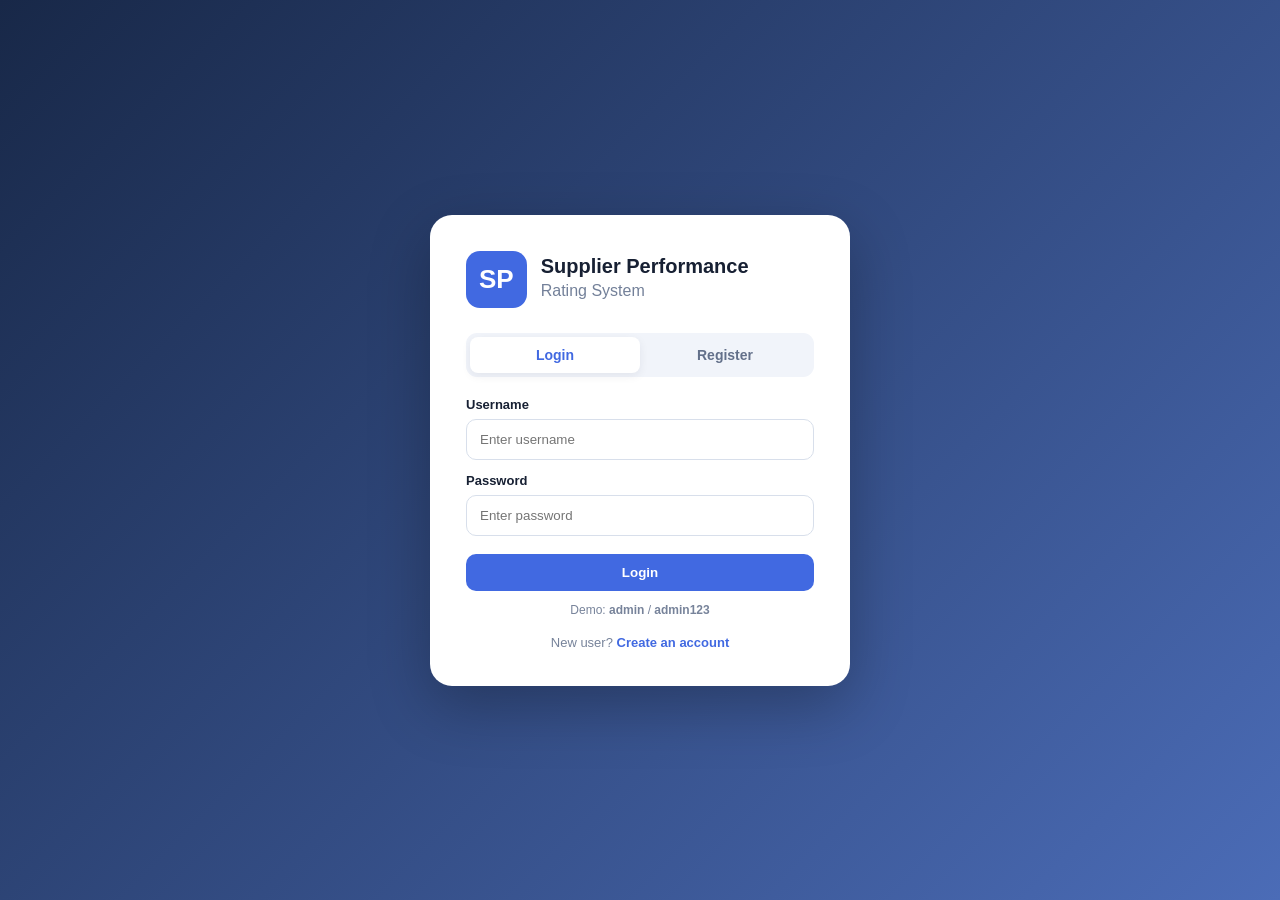
<file: spm/backend/src/main/resources/static/index.html>
<!DOCTYPE html>
<html lang="en">
<head>
<meta charset="UTF-8"><meta name="viewport" content="width=device-width,initial-scale=1.0">
<title>SPRS - Login</title><link rel="stylesheet" href="style.css">
</head>
<body class="login-page">
<div class="login-card">
  <div class="brand"><span>SP</span><div><h1>Supplier Performance</h1><p>Rating System</p></div></div>
  <div class="auth-tabs">
    <a class="auth-tab active" href="index.html">Login</a>
    <a class="auth-tab" href="register.html">Register</a>
  </div>
  <form id="loginForm">
    <label for="username">Username</label>
    <input id="username" required autocomplete="username" placeholder="Enter username">
    <label for="password">Password</label>
    <input id="password" type="password" required autocomplete="current-password" placeholder="Enter password">
    <button class="btn primary" type="submit">Login</button>
  </form>
  <p class="demo">Demo: <b>admin</b> / <b>admin123</b></p>
  <p class="auth-switch">New user? <a href="register.html">Create an account</a></p>
</div>
<script src="script.js"></script>
</body></html>
</file>
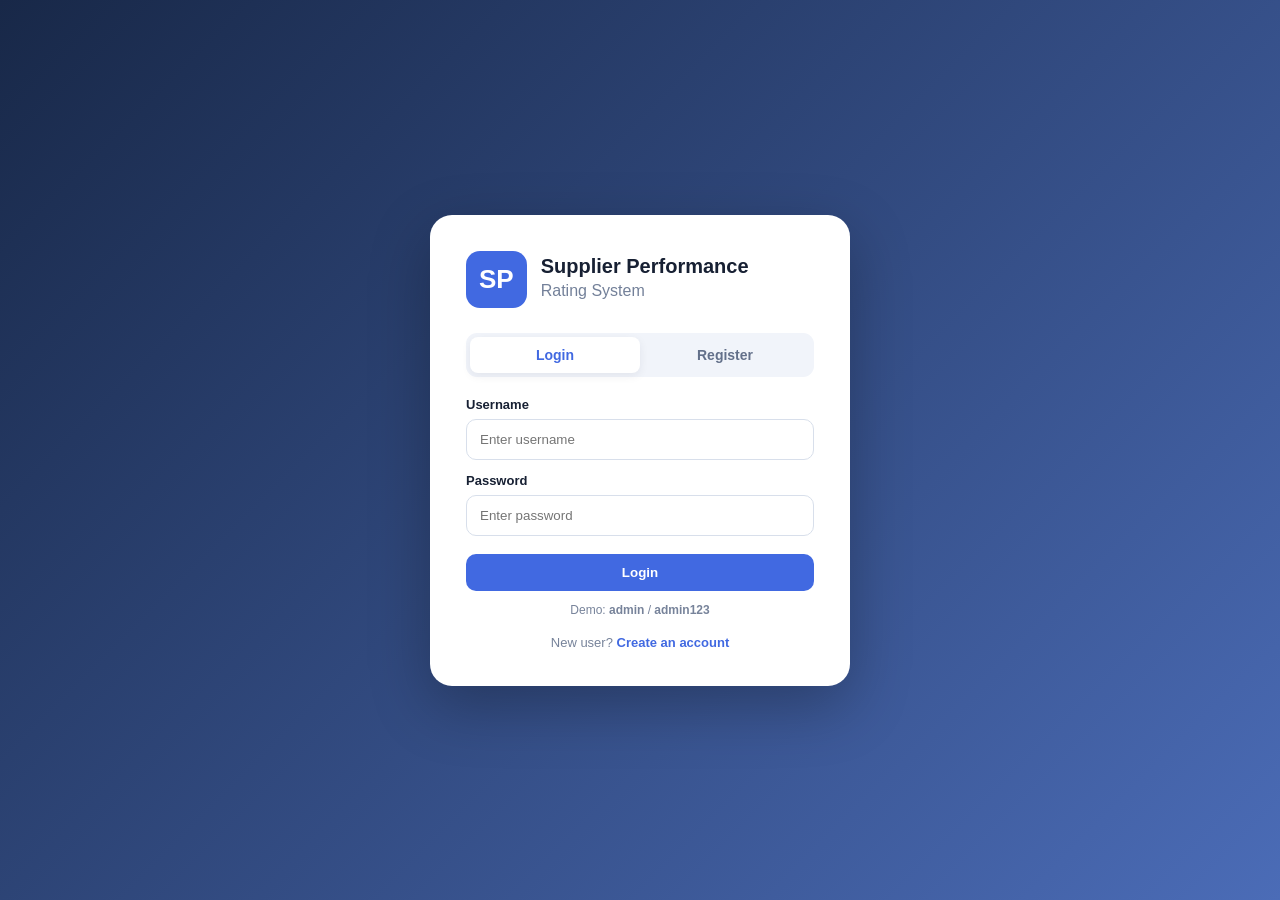
<file: spm/backend/src/main/resources/static/dashboard.html>
<!DOCTYPE html>
<html lang="en"><head><meta charset="UTF-8"><meta name="viewport" content="width=device-width,initial-scale=1">
<title>SPRS - Dashboard</title><link rel="stylesheet" href="style.css"></head>
<body>
<div class="app"><aside class="sidebar"><div class="side-brand">SPRS</div>
<nav><a class="active" href="dashboard.html">📊 Dashboard</a><a href="suppliers.html">🏢 Suppliers</a><a href="evaluation.html">⭐ Evaluation</a><a href="reports.html">📈 Reports</a></nav>
<button class="logout" onclick="logout()">↪ Logout</button></aside>
<main class="main"><header><div><h2>Dashboard</h2><p>Supplier performance overview</p></div><div class="user">Admin</div></header>
<section class="cards">
<div class="stat"><span>Total Suppliers</span><strong id="totalSuppliers">0</strong></div>
<div class="stat"><span>Active Suppliers</span><strong id="activeSuppliers">0</strong></div>
<div class="stat"><span>Average Score</span><strong id="avgScore">0%</strong></div>
<div class="stat"><span>Top Supplier</span><strong id="topSupplier">-</strong></div>
</section>
<section class="panel"><h3>Recent Evaluations</h3><table><thead><tr><th>Supplier</th><th>Quality</th><th>Delivery</th><th>Overall</th><th>Grade</th></tr></thead><tbody id="recentEvaluations"></tbody></table></section>
</main></div><script src="script.js"></script></body></html>
</file>
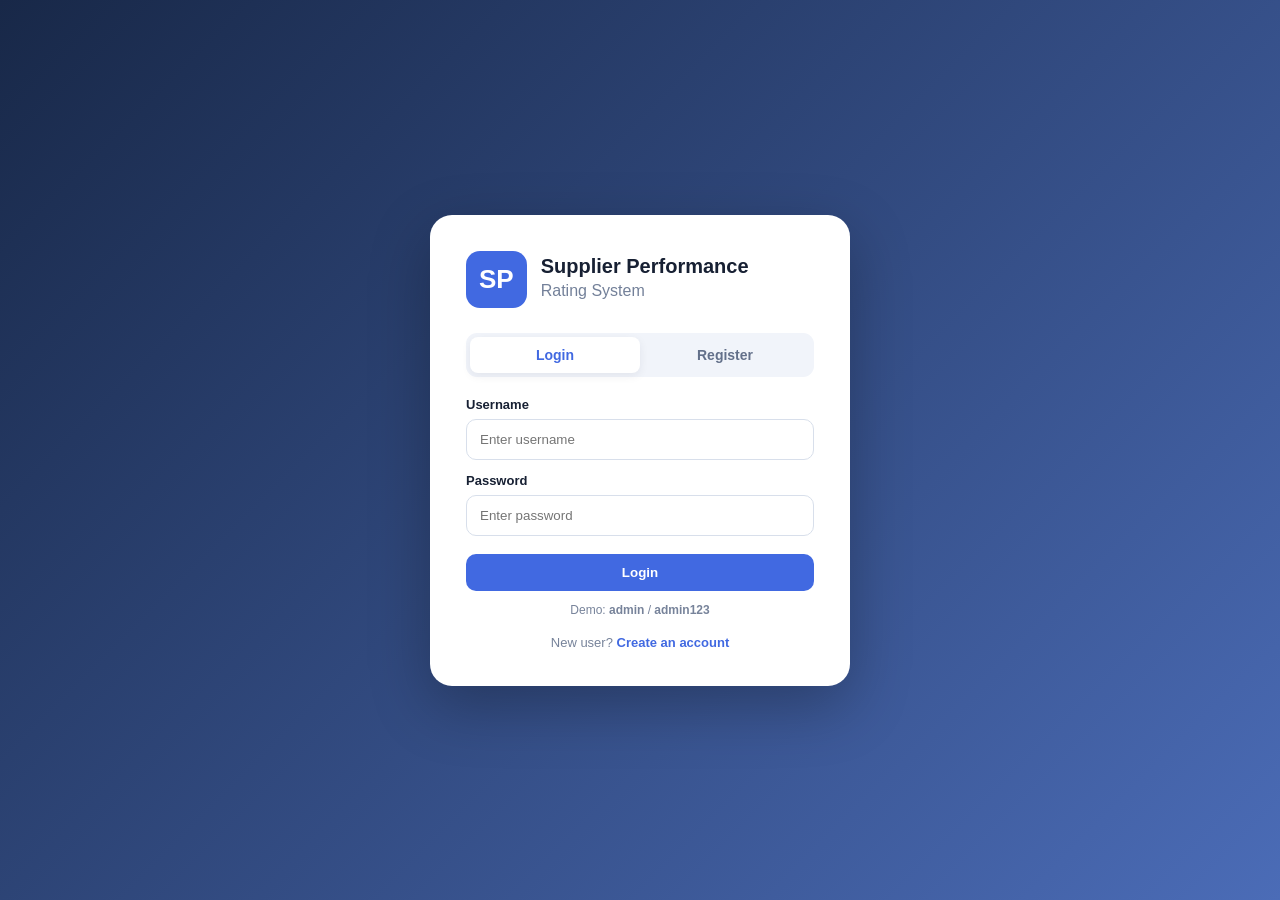
<file: spm/backend/src/main/resources/static/evaluation.html>
<!DOCTYPE html>
<html lang="en"><head><meta charset="UTF-8"><meta name="viewport" content="width=device-width,initial-scale=1"><title>SPRS - Evaluation</title><link rel="stylesheet" href="style.css"></head>
<body><div class="app"><aside class="sidebar"><div class="side-brand">SPRS</div><nav><a href="dashboard.html">📊 Dashboard</a><a href="suppliers.html">🏢 Suppliers</a><a class="active" href="evaluation.html">⭐ Evaluation</a><a href="reports.html">📈 Reports</a></nav><button class="logout" onclick="logout()">↪ Logout</button></aside>
<main class="main"><header><div><h2>Supplier Evaluation</h2><p>Rate supplier performance</p></div></header>
<section class="panel form-panel"><form id="evaluationForm"><label>Supplier</label><select id="evalSupplier" required></select>
<div class="rating-grid"><div><label>Quality (25%)</label><input id="quality" type="number" min="0" max="100" value="80"></div><div><label>Delivery (25%)</label><input id="delivery" type="number" min="0" max="100" value="80"></div><div><label>Cost (20%)</label><input id="cost" type="number" min="0" max="100" value="80"></div><div><label>Service (15%)</label><input id="service" type="number" min="0" max="100" value="80"></div><div><label>Compliance (15%)</label><input id="compliance" type="number" min="0" max="100" value="80"></div></div>
<div class="score-preview">Overall Score: <strong id="scorePreview">80%</strong> <span id="gradePreview">Good</span></div>
<button class="btn primary">Submit Evaluation</button></form></section></main></div><script src="script.js"></script></body></html>
</file>
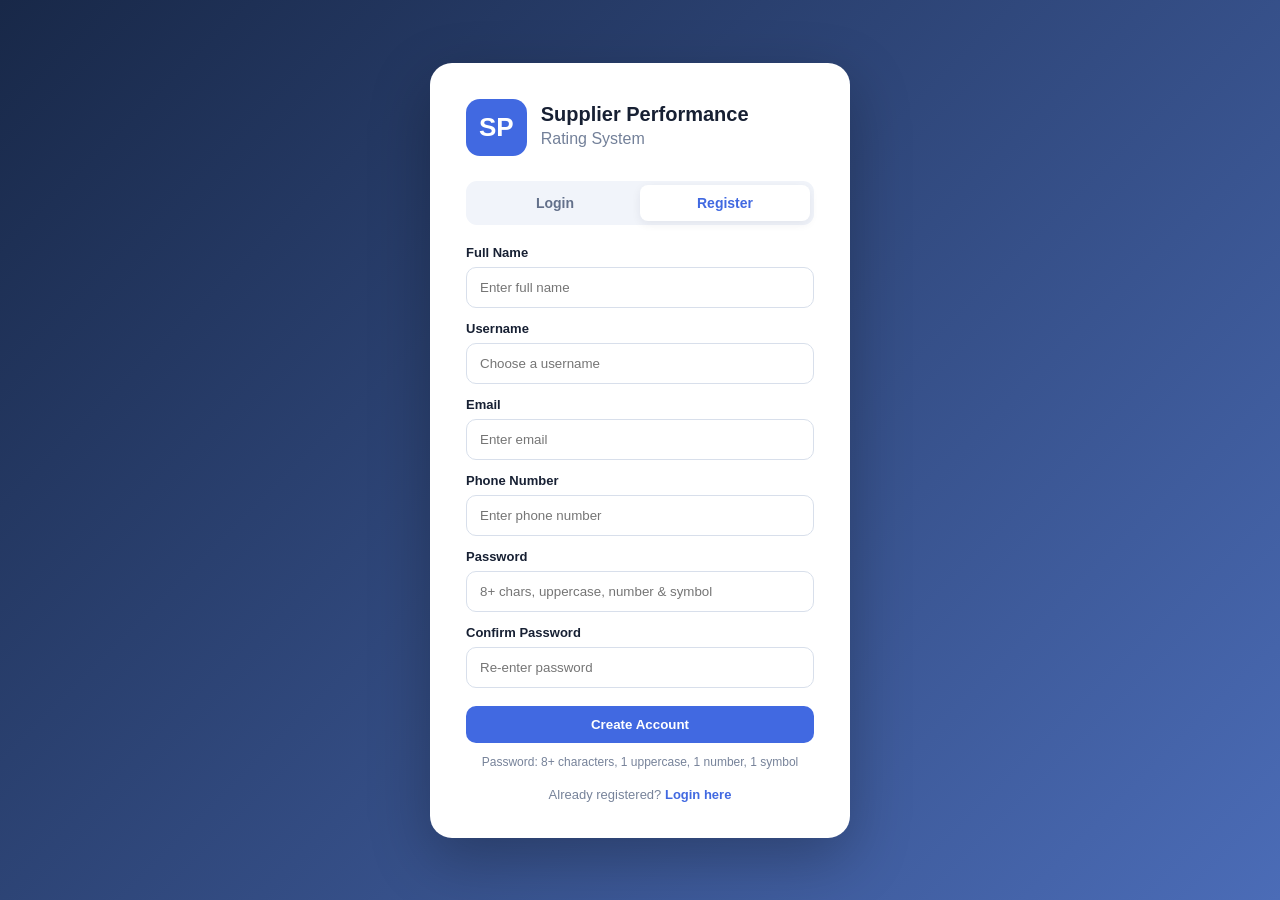
<file: spm/backend/src/main/resources/static/register.html>
<!DOCTYPE html>
<html lang="en">
<head>
<meta charset="UTF-8"><meta name="viewport" content="width=device-width,initial-scale=1.0">
<title>SPRS - Register</title><link rel="stylesheet" href="style.css">
</head>
<body class="login-page">
<div class="login-card">
  <div class="brand"><span>SP</span><div><h1>Supplier Performance</h1><p>Rating System</p></div></div>
  <div class="auth-tabs">
    <a class="auth-tab" href="index.html">Login</a>
    <a class="auth-tab active" href="register.html">Register</a>
  </div>
  <form id="registerForm">
    <label for="regName">Full Name</label>
    <input id="regName" required autocomplete="name" placeholder="Enter full name">

    <label for="regUsername">Username</label>
    <input id="regUsername" required minlength="3" autocomplete="username" placeholder="Choose a username">

    <label for="regEmail">Email</label>
    <input id="regEmail" type="email" required autocomplete="email" placeholder="Enter email">

    <label for="regPhone">Phone Number</label>
    <input id="regPhone" type="tel" required pattern="[0-9+() -]{7,20}" autocomplete="tel" placeholder="Enter phone number">

    <label for="regPassword">Password</label>
    <input id="regPassword" type="password" required minlength="6" autocomplete="new-password" placeholder="8+ chars, uppercase, number & symbol">

    <label for="regConfirmPassword">Confirm Password</label>
    <input id="regConfirmPassword" type="password" required minlength="6" autocomplete="new-password" placeholder="Re-enter password">

    <button class="btn primary" type="submit">Create Account</button>
  </form>
  <p class="demo">Password: 8+ characters, 1 uppercase, 1 number, 1 symbol</p>
  <p class="auth-switch">Already registered? <a href="index.html">Login here</a></p>
</div>
<script src="script.js"></script>
</body></html>
</file>
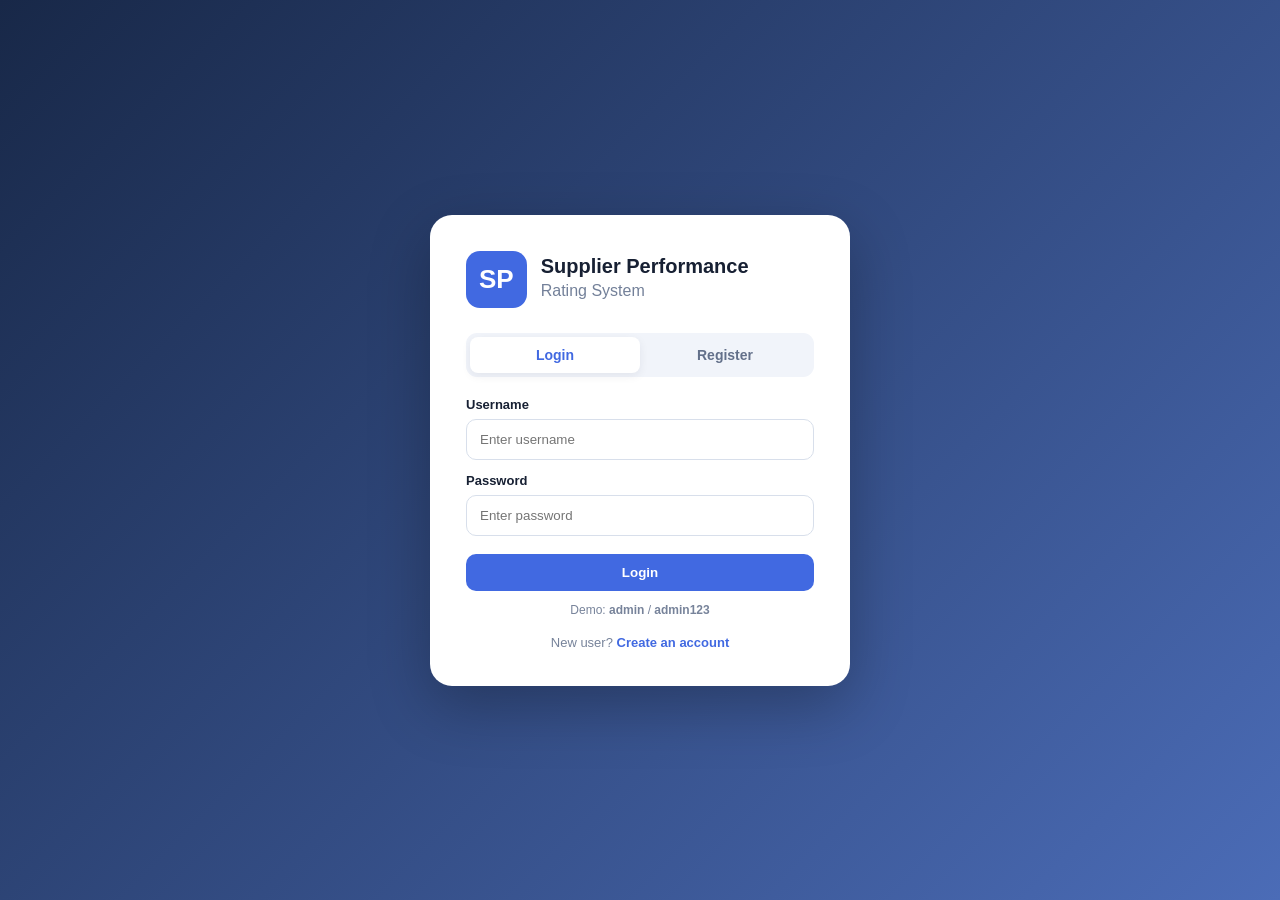
<file: spm/backend/src/main/resources/static/reports.html>
<!DOCTYPE html>
<html lang="en"><head><meta charset="UTF-8"><meta name="viewport" content="width=device-width,initial-scale=1"><title>SPRS - Reports</title><link rel="stylesheet" href="style.css"></head>
<body><div class="app"><aside class="sidebar"><div class="side-brand">SPRS</div><nav><a href="dashboard.html">📊 Dashboard</a><a href="suppliers.html">🏢 Suppliers</a><a href="evaluation.html">⭐ Evaluation</a><a class="active" href="reports.html">📈 Reports</a></nav><button class="logout" onclick="logout()">↪ Logout</button></aside>
<main class="main"><header><div><h2>Performance Reports</h2><p>Supplier performance analysis</p></div><button class="btn" onclick="window.print()">Print Report</button></header>
<section class="panel"><h3>Supplier Performance</h3><div id="reportBars" class="bars"></div></section>
<section class="panel"><h3>Evaluation Summary</h3><table><thead><tr><th>Supplier</th><th>Score</th><th>Grade</th><th>Recommendation</th></tr></thead><tbody id="reportTable"></tbody></table></section>
</main></div><script src="script.js"></script></body></html>
</file>
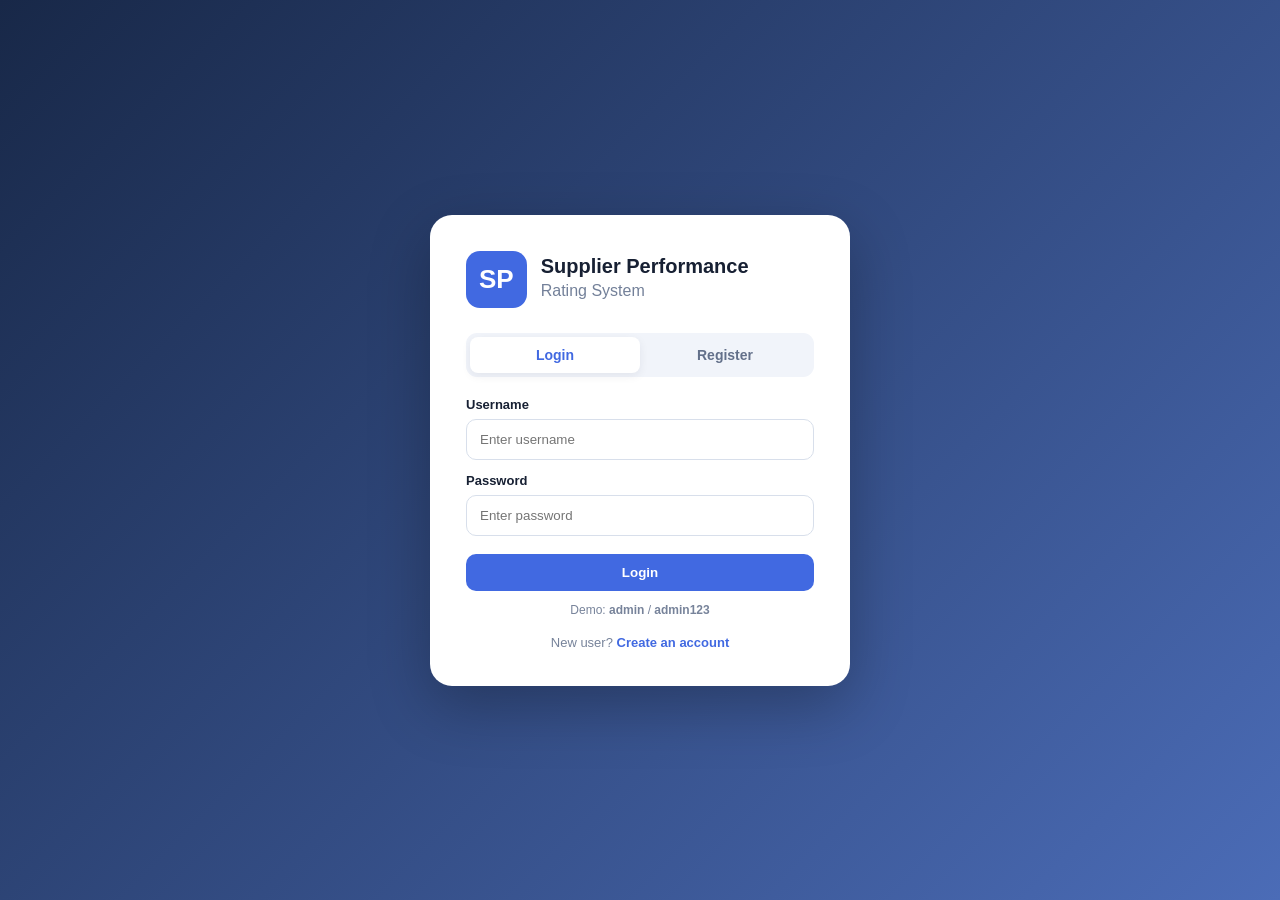
<file: spm/backend/src/main/resources/static/suppliers.html>
<!DOCTYPE html>
<html lang="en"><head><meta charset="UTF-8"><meta name="viewport" content="width=device-width,initial-scale=1"><title>SPRS - Suppliers</title><link rel="stylesheet" href="style.css"></head>
<body><div class="app"><aside class="sidebar"><div class="side-brand">SPRS</div><nav><a href="dashboard.html">📊 Dashboard</a><a class="active" href="suppliers.html">🏢 Suppliers</a><a href="evaluation.html">⭐ Evaluation</a><a href="reports.html">📈 Reports</a></nav><button class="logout" onclick="logout()">↪ Logout</button></aside>
<main class="main"><header><div><h2>Suppliers</h2><p>Manage supplier information</p></div><button class="btn primary" onclick="openSupplierForm()">+ Add Supplier</button></header>
<div class="toolbar"><input id="supplierSearch" placeholder="Search suppliers..." oninput="renderSuppliers()"></div>
<section class="panel"><table><thead><tr><th>ID</th><th>Supplier</th><th>Contact</th><th>Category</th><th>Status</th><th>Score</th><th>Actions</th></tr></thead><tbody id="supplierTable"></tbody></table></section>
<div id="supplierModal" class="modal hidden"><div class="modal-card"><button class="close" onclick="closeModal()">×</button><h3 id="modalTitle">Add Supplier</h3>
<form id="supplierForm"><input type="hidden" id="supplierId"><label>Supplier Name</label><input id="supplierName" required><label>Contact Email</label><input id="supplierEmail" type="email" required><label>Category</label><input id="supplierCategory" required><label>Status</label><select id="supplierStatus"><option>Active</option><option>Inactive</option></select><button class="btn primary">Save Supplier</button></form></div></div>
</main></div><script src="script.js"></script></body></html>
</file>
<file: spm/backend/src/main/resources/static/style.css>
*{box-sizing:border-box}body{margin:0;font-family:Inter,Arial,sans-serif;background:#f4f7fb;color:#172033}a{text-decoration:none}.login-page{min-height:100vh;display:grid;place-items:center;background:linear-gradient(135deg,#182848,#4b6cb7)}.login-card{width:min(420px,92%);background:#fff;padding:36px;border-radius:22px;box-shadow:0 20px 60px #0004;animation:rise .6s ease}.brand{display:flex;gap:14px;align-items:center;margin-bottom:25px}.brand span{background:#4169e1;color:#fff;font-weight:800;font-size:26px;padding:13px;border-radius:14px}.brand h1{font-size:20px;margin:0}.brand p{margin:4px 0;color:#738099}label{display:block;font-size:13px;font-weight:700;margin:13px 0 7px}input,select{width:100%;padding:12px 13px;border:1px solid #d8dfeb;border-radius:10px;background:#fff;outline:none}input:focus,select:focus{border-color:#4169e1;box-shadow:0 0 0 3px #4169e120}.btn{border:0;border-radius:10px;padding:11px 17px;background:#e8edf7;color:#1b2a4a;font-weight:700;cursor:pointer;transition:.2s}.btn:hover{transform:translateY(-2px)}.primary{background:#4169e1;color:#fff}.login-card .btn{width:100%;margin-top:18px}.demo{text-align:center;font-size:12px;color:#77839a}.app{display:flex;min-height:100vh}.sidebar{width:240px;background:#101a32;color:#fff;padding:24px 16px;display:flex;flex-direction:column}.side-brand{font-size:25px;font-weight:900;padding:10px 14px 28px}.sidebar nav{display:grid;gap:7px}.sidebar nav a{color:#bdc8dc;padding:13px;border-radius:10px}.sidebar nav a:hover,.sidebar nav a.active{background:#4169e1;color:#fff}.logout{margin-top:auto;background:#25324e;color:#fff;border:0;padding:12px;border-radius:10px;cursor:pointer}.main{flex:1;padding:30px;overflow:auto}header{display:flex;justify-content:space-between;align-items:center;margin-bottom:25px}header h2{margin:0 0 5px}header p{margin:0;color:#7b879d}.user{background:#fff;padding:10px 15px;border-radius:10px}.cards{display:grid;grid-template-columns:repeat(4,1fr);gap:18px;margin-bottom:22px}.stat,.panel{background:#fff;border-radius:16px;padding:20px;box-shadow:0 5px 20px #1720330a}.stat{transition:.25s}.stat:hover{transform:translateY(-4px)}.stat span{color:#7c879b;font-size:13px}.stat strong{display:block;font-size:27px;margin-top:9px}.panel{margin-bottom:22px;overflow:auto}.panel h3{margin-top:0}table{width:100%;border-collapse:collapse}th,td{text-align:left;padding:13px;border-bottom:1px solid #edf0f5;font-size:14px}th{color:#657188;font-size:12px}.toolbar{margin-bottom:15px}.toolbar input{max-width:400px}.modal{position:fixed;inset:0;background:#0007;display:grid;place-items:center;padding:20px}.hidden{display:none}.modal-card{position:relative;background:#fff;width:min(500px,100%);padding:28px;border-radius:18px;animation:rise .3s}.close{position:absolute;right:15px;top:10px;border:0;background:none;font-size:28px;cursor:pointer}.rating-grid{display:grid;grid-template-columns:repeat(2,1fr);gap:8px}.score-preview{margin:20px 0;padding:18px;background:#f1f5ff;border-radius:12px;font-size:18px}.score-preview strong{color:#4169e1}.score-preview span{margin-left:10px;font-size:13px;padding:6px 10px;border-radius:20px;background:#dff5e7;color:#147a38}.bars{display:grid;gap:15px}.bar-row{display:grid;grid-template-columns:180px 1fr 60px;gap:12px;align-items:center}.bar{height:15px;background:#e7ecf5;border-radius:20px;overflow:hidden}.bar i{display:block;height:100%;background:#4169e1;border-radius:20px;animation:grow 1s ease}.badge{padding:5px 9px;border-radius:20px;font-size:12px;font-weight:700;background:#e9eef8}.badge.excellent{background:#dff7e8;color:#16733b}.badge.average{background:#fff1ce;color:#8a6200}.badge.poor{background:#ffe0e0;color:#a72a2a}@keyframes rise{from{opacity:0;transform:translateY(18px)}to{opacity:1;transform:none}}@keyframes grow{from{width:0}}@media(max-width:800px){.sidebar{width:70px}.side-brand{font-size:0}.side-brand:after{content:'SP';font-size:20px}.sidebar nav a{font-size:0;text-align:center}.sidebar nav a:first-letter{font-size:18px}.cards{grid-template-columns:repeat(2,1fr)}.main{padding:18px}}@media(max-width:500px){.cards{grid-template-columns:1fr}.rating-grid{grid-template-columns:1fr}header{gap:10px;align-items:flex-start;flex-direction:column}}
.auth-tabs{display:grid;grid-template-columns:1fr 1fr;background:#f1f4fa;border-radius:11px;padding:4px;margin:0 0 20px}
.auth-tab{text-align:center;padding:10px;border-radius:8px;color:#63708a;font-weight:800;font-size:14px;transition:.2s}
.auth-tab:hover{color:#4169e1}
.auth-tab.active{background:#fff;color:#4169e1;box-shadow:0 3px 10px #17203312}
.auth-switch{text-align:center;font-size:13px;color:#77839a;margin:18px 0 0}
.auth-switch a{color:#4169e1;font-weight:800}
</file>
